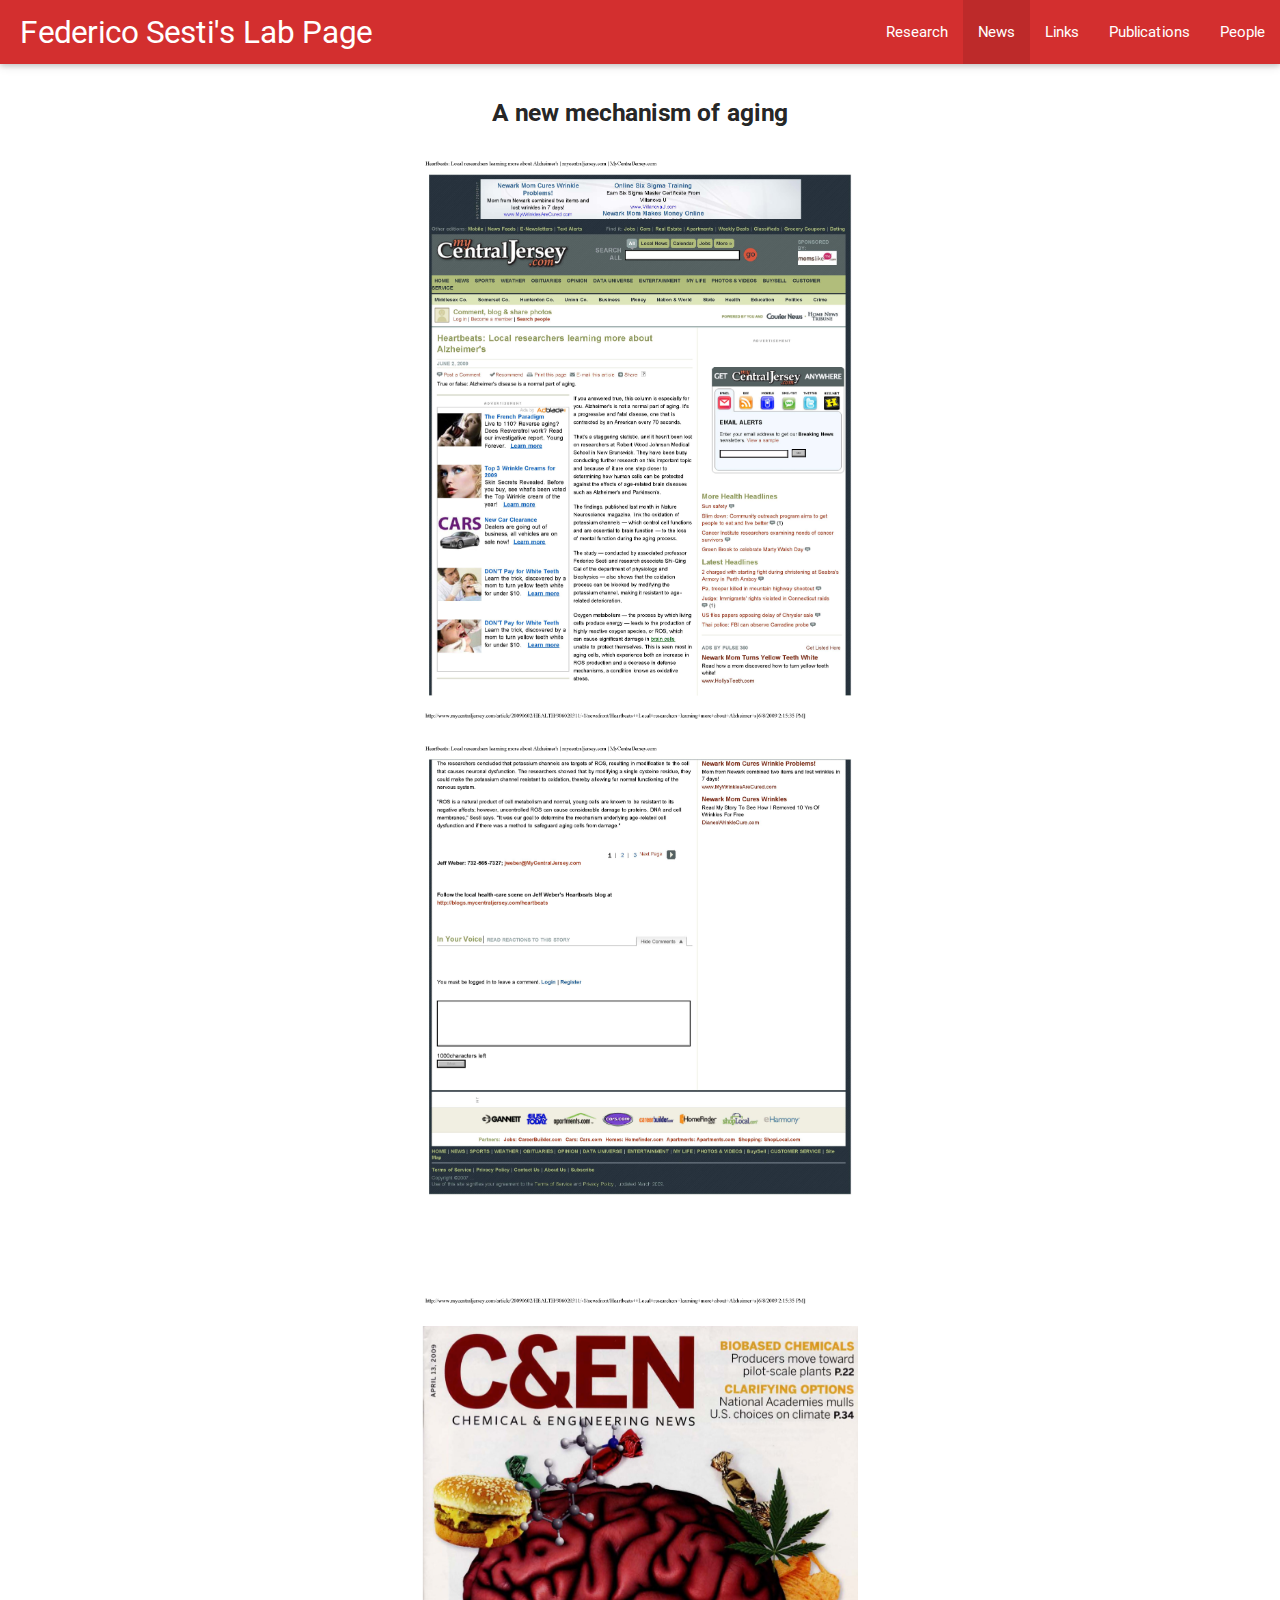
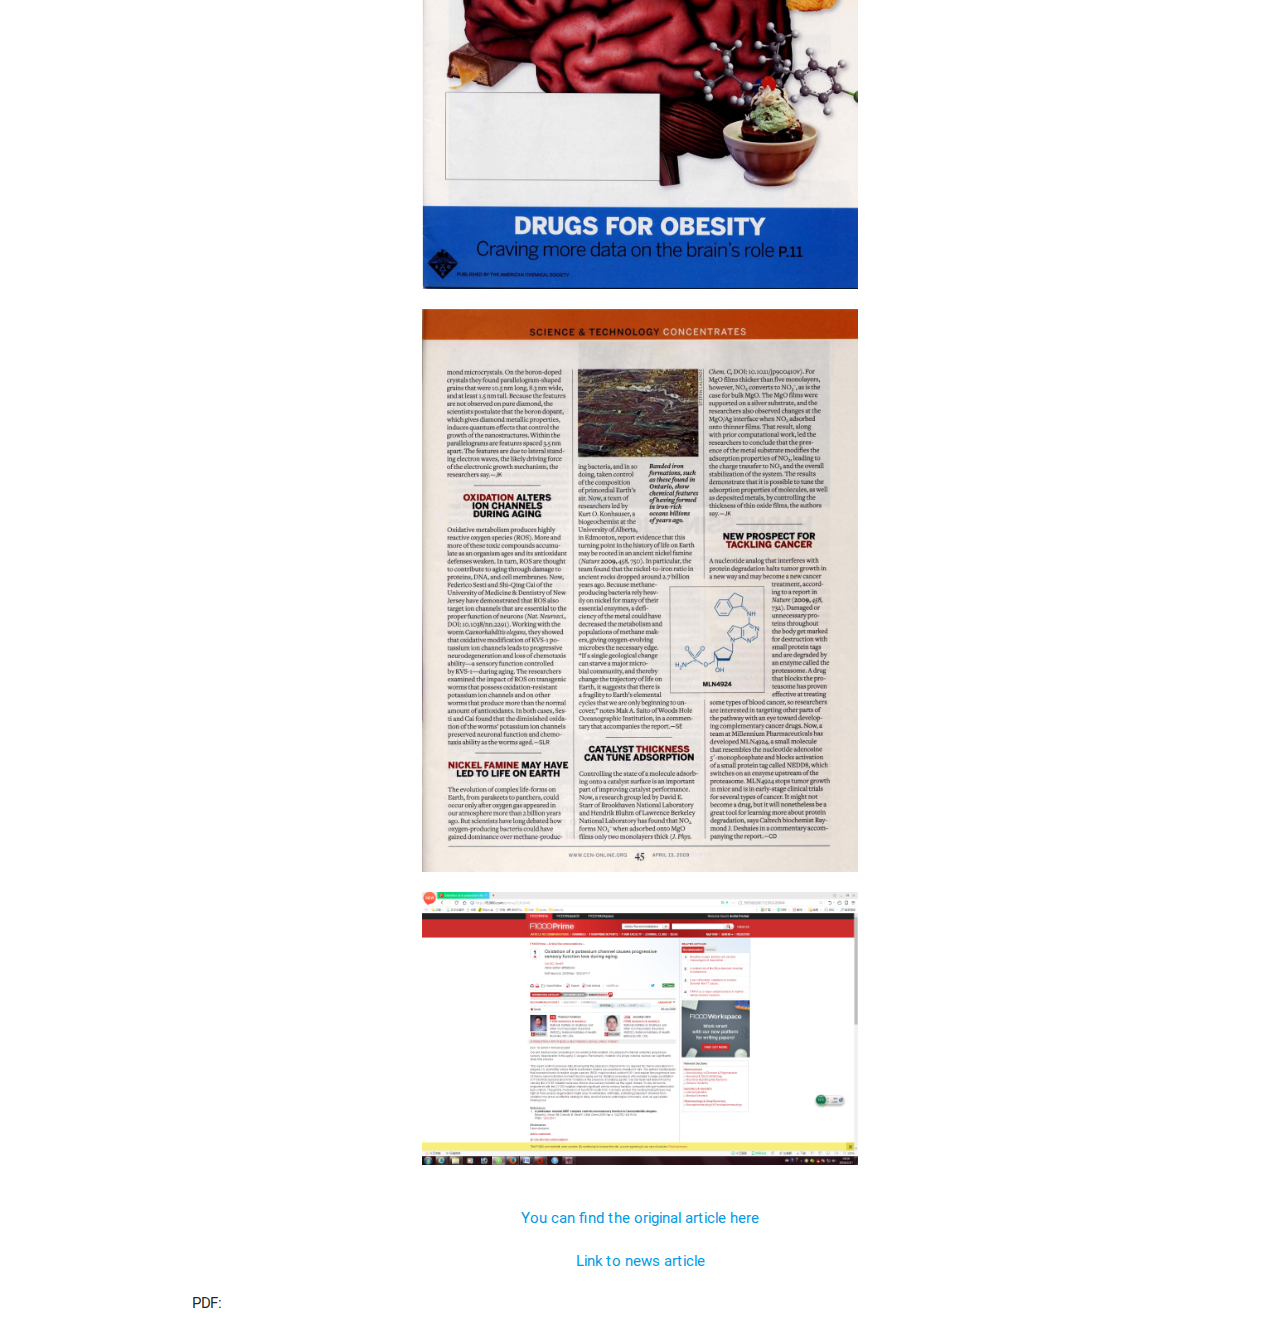
<file: aging.html>
<head>
	<title>Federico Sesti's Lab Page - News</title>
	<!--Import Google Icon Font-->
	<link href="http://fonts.googleapis.com/icon?family=Material+Icons" rel="stylesheet">
	<!--Import materialize.css-->
	<link type="text/css" rel="stylesheet" href="css/materialize.css" media="screen,projection"/>
	<!-- Application stylesheet -->
	<link rel="stylesheet" type="text/css" href="css/styles.css">
	<!--Import jQuery before materialize.js-->
  	<script type="text/javascript" src="https://code.jquery.com/jquery-2.1.1.min.js"></script>
  	<script type="text/javascript" src="js/materialize.js"></script>
  	<script type="text/javascript" src="js/application.js"></script>
</head>

<div class="navbar-fixed">
	<nav>
		<div class="nav-wrapper red darken-2">
			<a href="index.html" class="brand-logo margin-left-20">Federico Sesti's Lab Page</a>
			<a href="#" data-activates="mobile-demo" class="button-collapse"><i class="material-icons">menu</i></a>
			<!-- Desktop menu -->
			<ul id="nav-mobile" class="right hide-on-med-and-down">
				<li><a href="research.html">Research</a></li>
				<li class="active"><a href="news.html">News</a></li>
				<li><a href="links.html">Links</a></li>
				<li><a href="publications.html">Publications</a></li>
				<li><a href="people.html">People</a></li>
			</ul>
			<!-- Mobile menu -->
			<ul class="side-nav" id="mobile-demo">
		        <li><a href="research.html">Research</a></li>
				<li class="active"><a href="news.html">News</a></li>
				<li><a href="links.html">Links</a></li>
				<li><a href="publications.html">Publications</a></li>
				<li><a href="people.html">People</a></li>
		    </ul>
		</div>
	</nav>
</div>

<body>
	<div class="container">
		<br>

		<div class="row center">
			<h5><b>
				A new mechanism of aging
			</h5></b>
		</div>

		<div class="row">
			<div class="col s6 offset-s3">
	        	<img class="materialboxed responsive-img" src="images/heartbeats1.jpg">
	        </div>
	    </div>

	    <div class="row">
			<div class="col s6 offset-s3">
	        	<img class="materialboxed responsive-img" src="images/heartbeats2.jpg">
	        </div>
	    </div>

	    <div class="row">
			<div class="col s6 offset-s3">
	        	<img class="materialboxed responsive-img" src="images/oxidation1.jpg">
	        </div>
	    </div>

	    <div class="row">
			<div class="col s6 offset-s3">
	        	<img class="materialboxed responsive-img" src="images/oxidation2.jpg">
	        </div>
	    </div>

	    <div class="row">
			<div class="col s6 offset-s3">
	        	<img class="materialboxed responsive-img" src="images/faculty1000.jpg">
	        </div>
	    </div>

	    <br>

	    <div class="row center">
	    	<a href="files/cai_and_sesti_nat_neuro.pdf">You can find the original article here</a>
	    </div>

	   
	    <div class="row center">
	    	<a href="http://stke.sciencemag.org/content/2/69/ec152">Link to news article</a>
	    </div>

	    <object data="files/aging.pdf" type="application/pdf" width="100%" height="100%">
			<p>PDF: <a href="files/aging.pdf"></p>
		</object>
	</div>
</body>
</file>
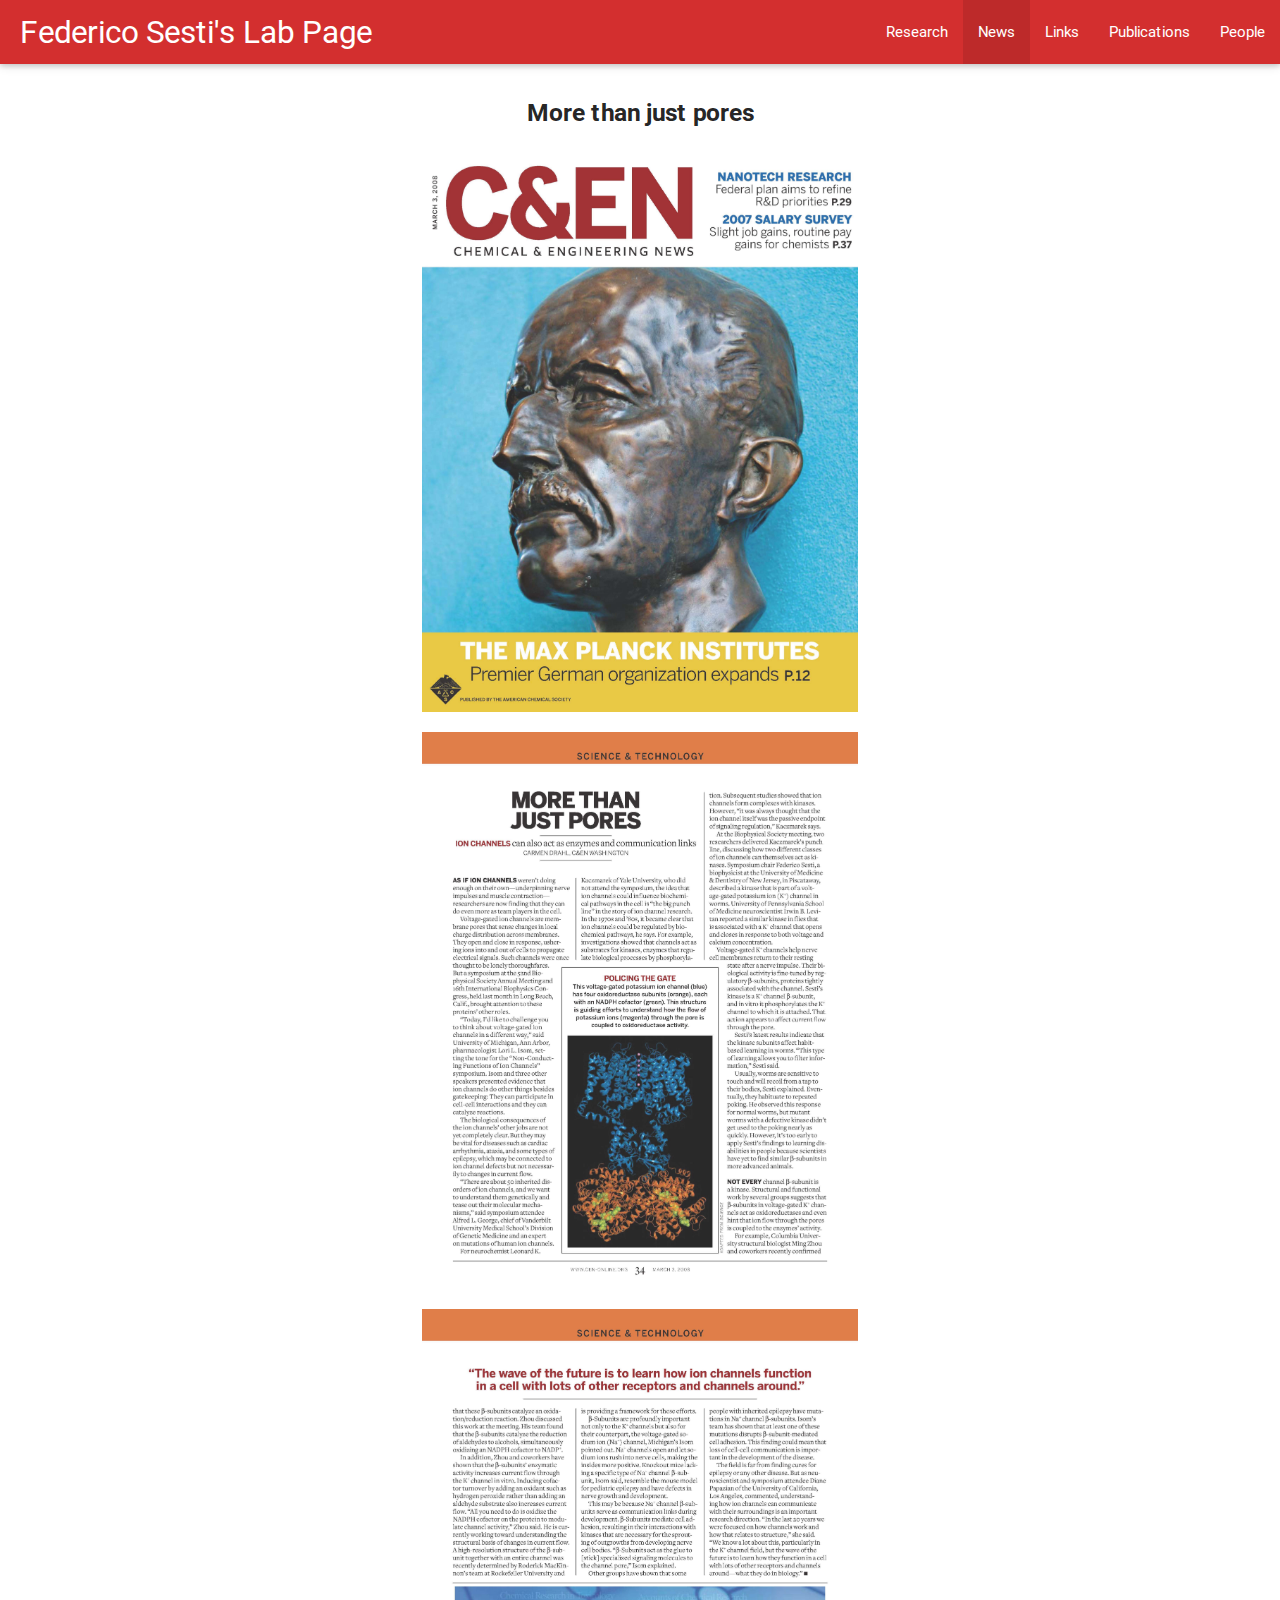
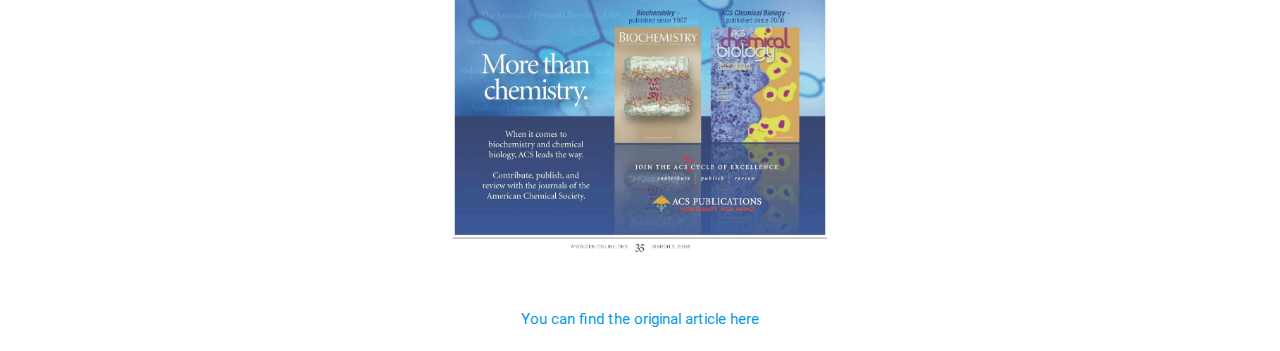
<file: pores.html>
<head>
	<title>Federico Sesti's Lab Page - News</title>
	<!--Import Google Icon Font-->
	<link href="http://fonts.googleapis.com/icon?family=Material+Icons" rel="stylesheet">
	<!--Import materialize.css-->
	<link type="text/css" rel="stylesheet" href="css/materialize.css" media="screen,projection"/>
	<!-- Application stylesheet -->
	<link rel="stylesheet" type="text/css" href="css/styles.css">
	<!--Import jQuery before materialize.js-->
  	<script type="text/javascript" src="https://code.jquery.com/jquery-2.1.1.min.js"></script>
  	<script type="text/javascript" src="js/materialize.js"></script>
  	<script type="text/javascript" src="js/application.js"></script>
</head>

<div class="navbar-fixed">
	<nav>
		<div class="nav-wrapper red darken-2">
			<a href="index.html" class="brand-logo margin-left-20">Federico Sesti's Lab Page</a>
			<a href="#" data-activates="mobile-demo" class="button-collapse"><i class="material-icons">menu</i></a>
			<!-- Desktop menu -->
			<ul id="nav-mobile" class="right hide-on-med-and-down">
				<li><a href="research.html">Research</a></li>
				<li class="active"><a href="news.html">News</a></li>
				<li><a href="links.html">Links</a></li>
				<li><a href="publications.html">Publications</a></li>
				<li><a href="people.html">People</a></li>
			</ul>
			<!-- Mobile menu -->
			<ul class="side-nav" id="mobile-demo">
		        <li><a href="research.html">Research</a></li>
				<li class="active"><a href="news.html">News</a></li>
				<li><a href="links.html">Links</a></li>
				<li><a href="publications.html">Publications</a></li>
				<li><a href="people.html">People</a></li>
		    </ul>
		</div>
	</nav>
</div>

<body>
	<div class="container">
		<br>

		<div class="row center">
			<h5><b>
				More than just pores
			</h5></b>
		</div>

		<div class="row">
			<div class="col s6 offset-s3">
	        	<img class="materialboxed responsive-img" src="images/MPS1.jpg">
	        </div>
	    </div>

	    <div class="row">
			<div class="col s6 offset-s3">
	        	<img class="materialboxed responsive-img" src="images/MPS2.jpg">
	        </div>
	    </div>

	    <div class="row">
			<div class="col s6 offset-s3">
	        	<img class="materialboxed responsive-img" src="images/MPS3.jpg">
	        </div>
	    </div>

	    <br>

	    <div class="row center">
	    	<a href="files/cai_et_al_nat_neuro.pdf">You can find the original article here</a>
	    </div>
	</div>
</body>
</file>
<file: css/styles.css>
.center {
	text-align: center;
}

.margin-left-20 {
	margin-left: 20px;
}

.float-left {
	float: left;
}

.float-right {
	float: right;
}

img {
    image-orientation: from-image;
}


.brand-logo img {
	margin-top: 4px;
	height: 55px;
}

#welcome-text {
	color: #ff6633;
}

#sesti-address {
	float: right;
	text-align: center;
}

#logo-2 {
	width: 270px;
	float: left;
}

#home-footer {
	width: 1024px;
	margin-left: auto;
	margin-right: auto;
	margin-bottom: 150px;
	margin-top: 30px;
}
</file>
